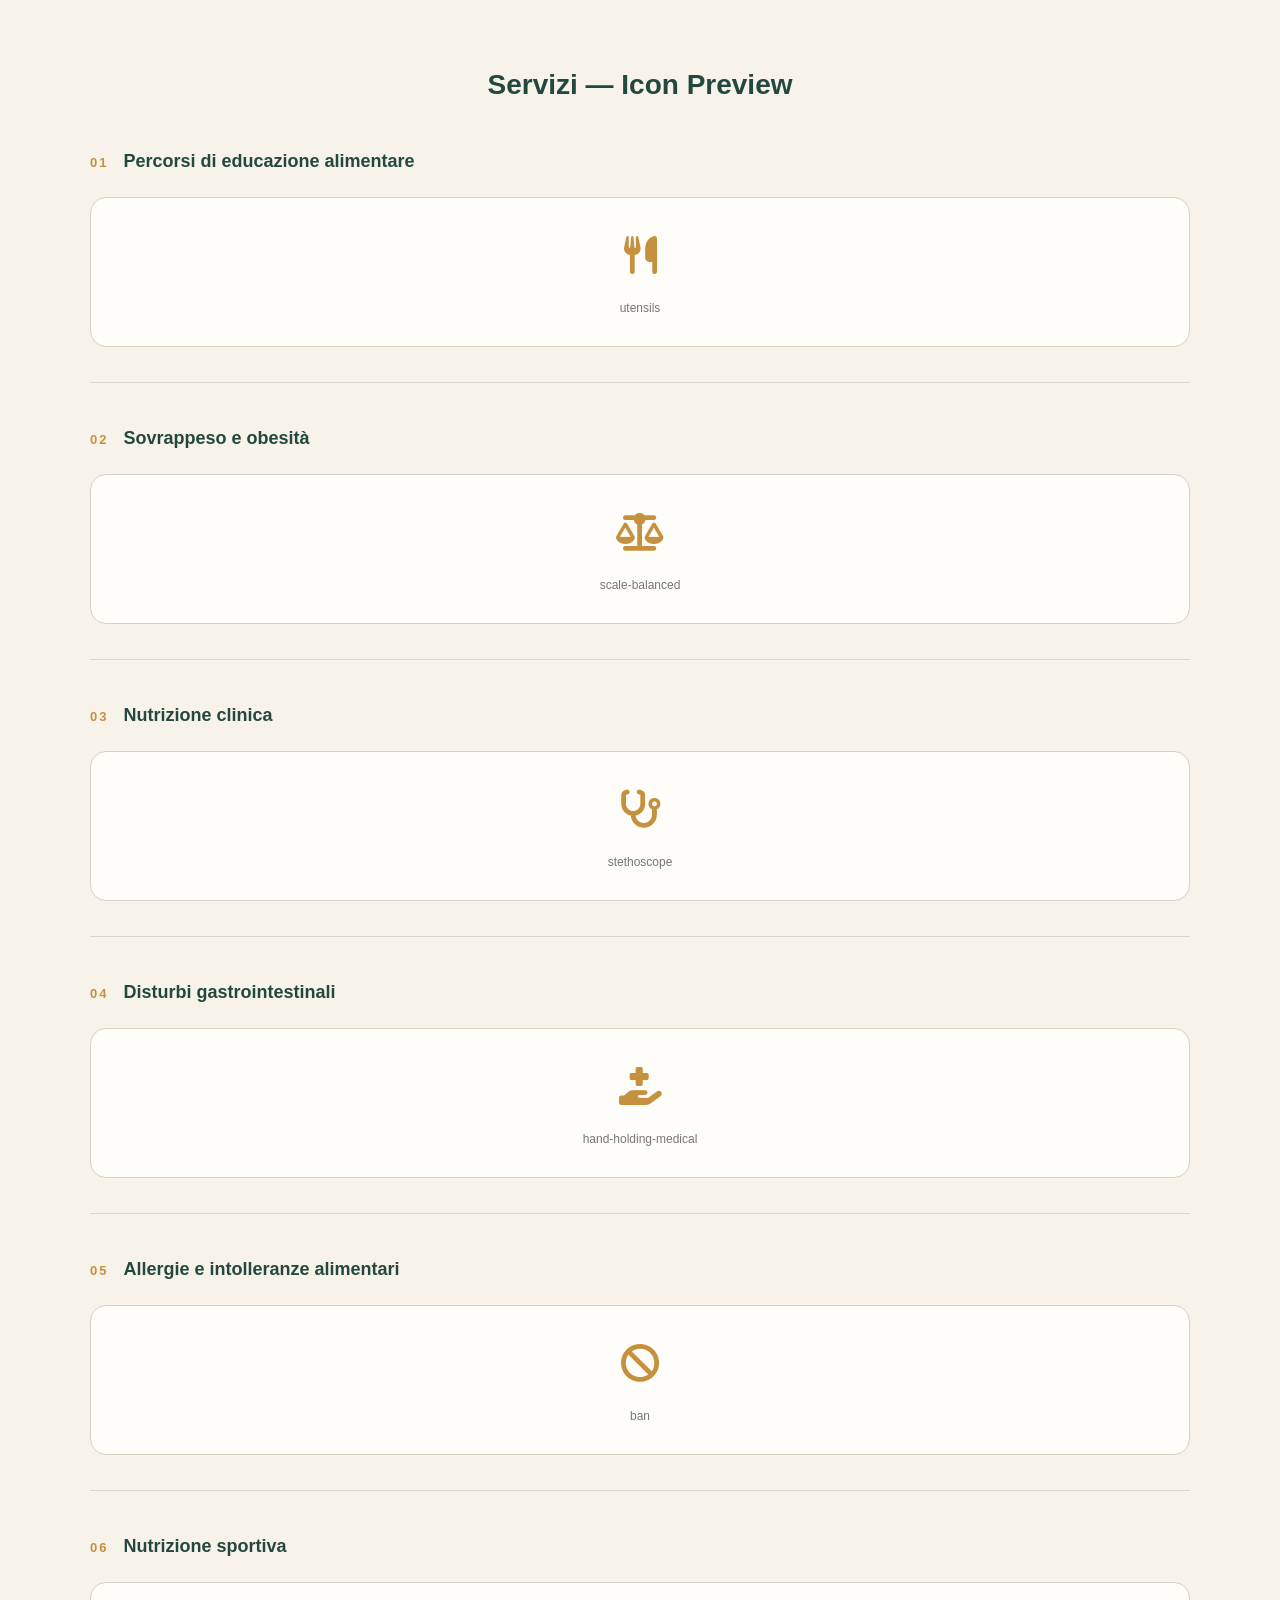
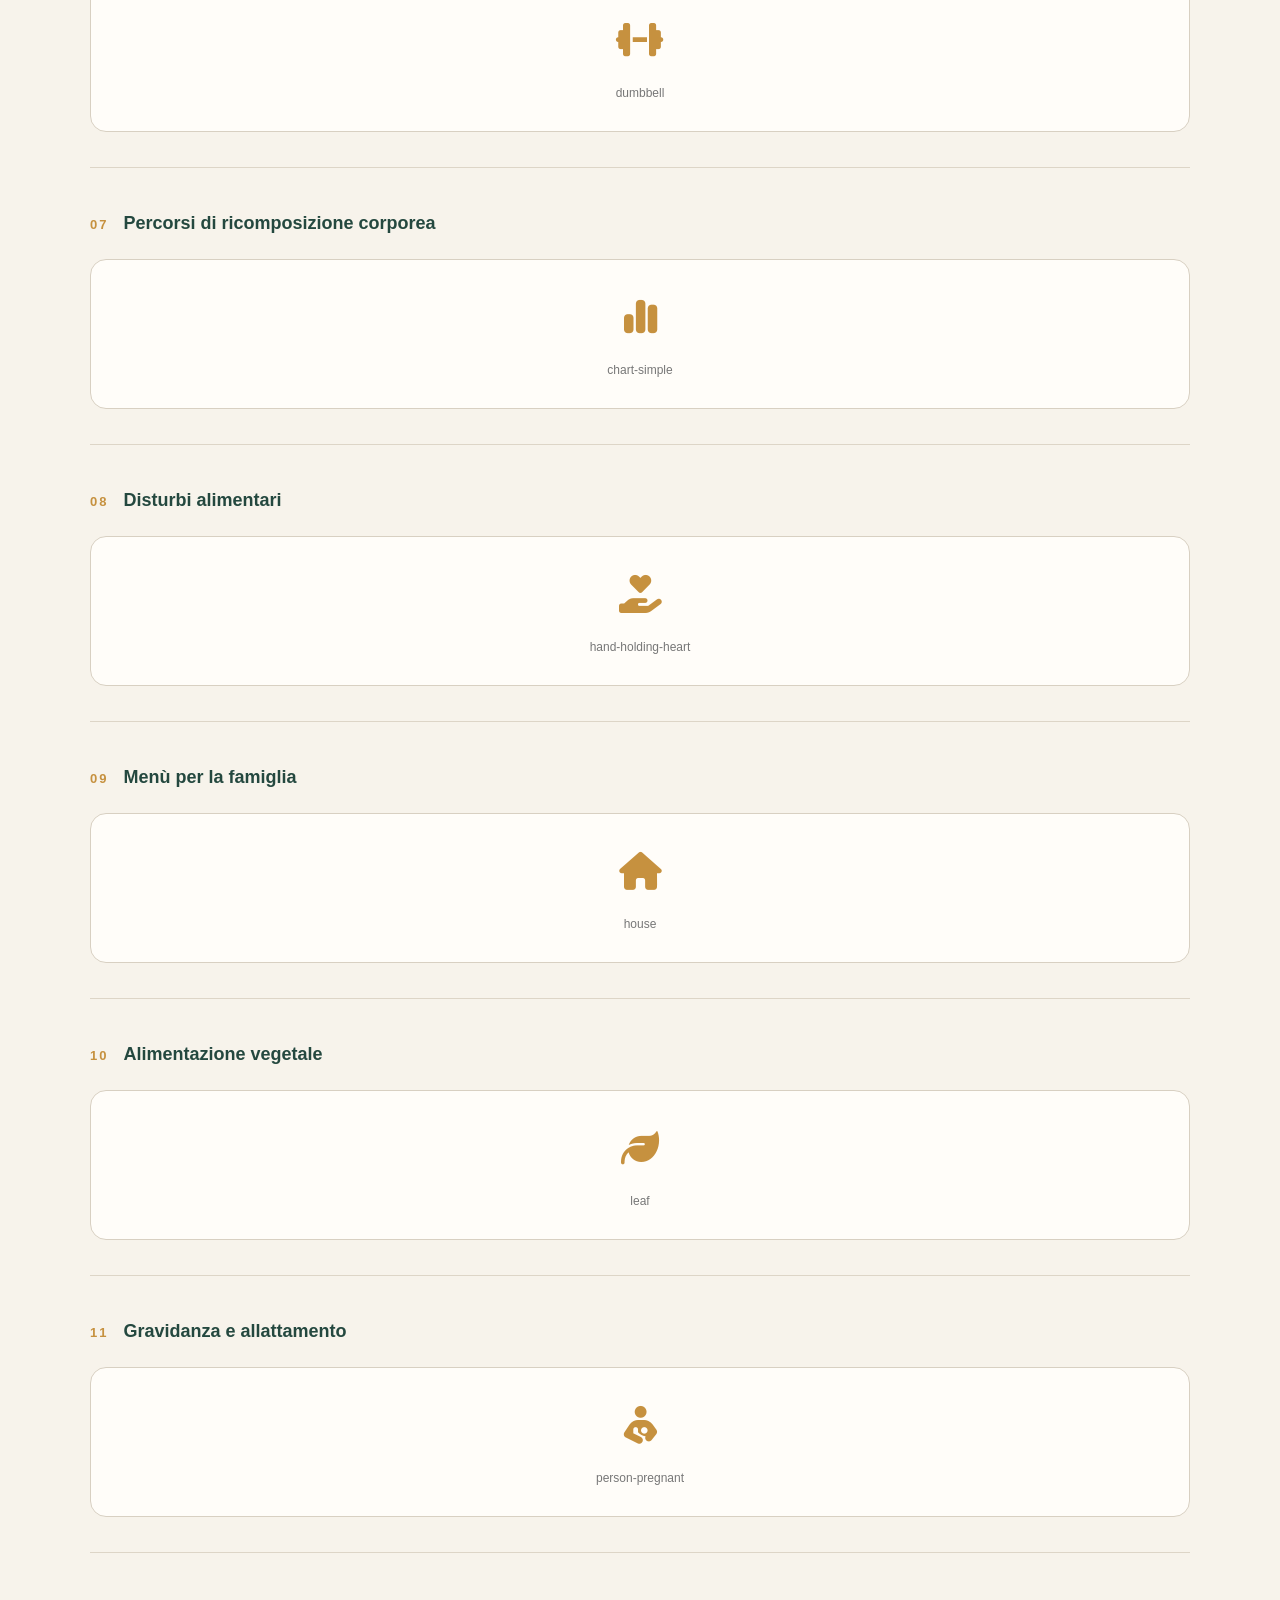
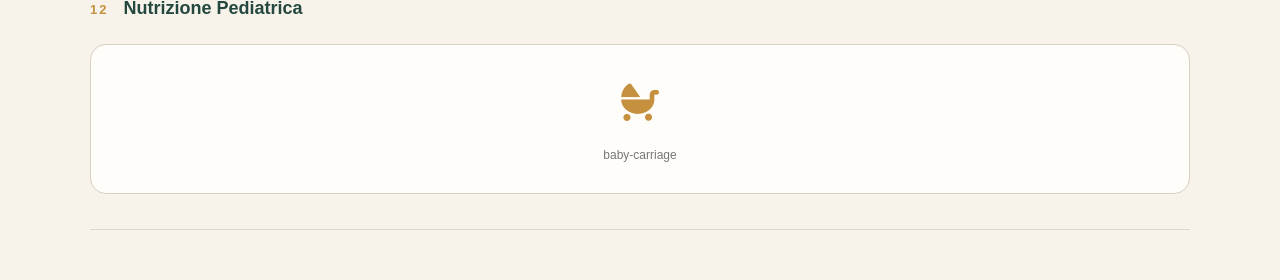
<file: symbol_test.html>
<!DOCTYPE html>
<html lang="it">
<head>
<meta charset="UTF-8">
<meta name="viewport" content="width=device-width, initial-scale=1.0">

<title>Icon Preview — Servizi</title>

<!-- Font Awesome -->
<link
rel="stylesheet"
href="https://cdnjs.cloudflare.com/ajax/libs/font-awesome/6.7.2/css/all.min.css"
>

<style>
* {
box-sizing: border-box;
}

body {
margin: 0;
padding: 50px 30px;
background: #f7f3eb;
color: #24483f;
font-family: Arial, sans-serif;
}

h1 {
text-align: center;
margin-bottom: 50px;
font-size: 28px;
}

.services {
max-width: 1100px;
margin: 0 auto;
display: grid;
gap: 45px;
}

.service {
padding-bottom: 35px;
border-bottom: 1px solid #ddd5c7;
}

.service-header {
display: flex;
align-items: baseline;
gap: 15px;
margin-bottom: 25px;
}

.number {
font-size: 13px;
letter-spacing: 2px;
color: #c6913f;
font-weight: 600;
}

.service-title {
font-size: 18px;
font-weight: 600;
}

.options {
display: grid;
}

.option {
min-height: 150px;
padding: 30px 20px;
border: 1px solid #d8d0c2;
border-radius: 16px;
background: #fffdf9;
text-align: center;
transition: 0.2s ease;
}

.option:hover {
border-color: #c6913f;
transform: translateY(-3px);
}

.icon {
height: 55px;
display: flex;
align-items: center;
justify-content: center;
margin-bottom: 18px;
}

.icon i {
color: #c6913f;
font-size: 38px;
}

.icon-name {
font-size: 12px;
color: #777;
margin-top: 8px;
}

@media (max-width: 700px) {
.options {
grid-template-columns: 1fr;
}
}
</style>
</head>

<body>

<h1>Servizi — Icon Preview</h1>

<div class="services">

<!-- 01 -->
<section class="service">
<div class="service-header">
<span class="number">01</span>
<span class="service-title">Percorsi di educazione alimentare</span>
</div>
<div class="options">
<div class="option">
<div class="icon">
<i class="fa-solid fa-utensils"></i>
</div>
<div class="icon-name">utensils</div>
</div>
</section>

<!-- 02 -->
<section class="service">
<div class="service-header">
<span class="number">02</span>
<span class="service-title">Sovrappeso e obesità</span>
</div>

<div class="options">
<div class="option">
<div class="icon">
<i class="fa-solid fa-scale-balanced"></i>
</div>
<div class="icon-name">scale-balanced</div>
</div>
</div>
</section>


<!-- 03 -->
<section class="service">
<div class="service-header">
<span class="number">03</span>
<span class="service-title">Nutrizione clinica</span>
</div>

<div class="options">
  <div class="option">
    <div class="icon">
      <i class="fa-solid fa-stethoscope"></i>
    </div>
    <div class="icon-name">stethoscope</div>
  </div>
</div>
</section>


<!-- 04 -->
<section class="service">
<div class="service-header">
<span class="number">04</span>
<span class="service-title">Disturbi gastrointestinali</span>
</div>

<div class="options">
<div class="option">
<div class="icon">
<i class="fa-solid fa-hand-holding-medical"></i>
</div>
<div class="icon-name">hand-holding-medical</div>
</div>
</div>
</section>


<!-- 05 -->
<section class="service">
<div class="service-header">
<span class="number">05</span>
<span class="service-title">Allergie e intolleranze alimentari</span>
</div>

<div class="options">
<div class="option">
<div class="icon">
<i class="fa-solid fa-ban"></i>
</div>
<div class="icon-name">ban</div>
</div>
</div>
</section>


<!-- 06 -->
<section class="service">
<div class="service-header">
<span class="number">06</span>
<span class="service-title">Nutrizione sportiva</span>
</div>

<div class="options">
<div class="option">
<div class="icon">
<i class="fa-solid fa-dumbbell"></i>
</div>
<div class="icon-name">dumbbell</div>
</div>
</div>
</section>


<!-- 07 -->
<section class="service">
<div class="service-header">
<span class="number">07</span>
<span class="service-title">Percorsi di ricomposizione corporea</span>
</div>

<div class="options">
<div class="option">
<div class="icon">
<i class="fa-solid fa-chart-simple"></i>
</div>
<div class="icon-name">chart-simple</div>
</div>
</div>
</section>


<!-- 08 -->
<section class="service">
<div class="service-header">
<span class="number">08</span>
<span class="service-title">Disturbi alimentari</span>
</div>

<div class="options">
<div class="option">
<div class="icon">
<i class="fa-solid fa-hand-holding-heart"></i>
</div>
<div class="icon-name">hand-holding-heart</div>
</div>
</div>
</section>


<!-- 09 -->
<section class="service">
<div class="service-header">
<span class="number">09</span>
<span class="service-title">Menù per la famiglia</span>
</div>

<div class="options">
<div class="option">
<div class="icon">
<i class="fa-solid fa-house"></i>
</div>
<div class="icon-name">house</div>
</div>
</div>
</section>


<!-- 10 -->
<section class="service">
<div class="service-header">
<span class="number">10</span>
<span class="service-title">Alimentazione vegetale</span>
</div>

<div class="options">
<div class="option">
<div class="icon">
<i class="fa-solid fa-leaf"></i>
</div>
<div class="icon-name">leaf</div>
</div>
</div>
</section>


<!-- 11 -->
<section class="service">
<div class="service-header">
<span class="number">11</span>
<span class="service-title">Gravidanza e allattamento</span>
</div>

<div class="options">
<div class="option">
<div class="icon">
<i class="fa-solid fa-person-breastfeeding"></i>
</div>
<div class="icon-name">person-pregnant</div>
</div>
</div>
</section>

<!-- 12 -->
<section class="service">
<div class="service-header">
<span class="number">12</span>
<span class="service-title">Nutrizione Pediatrica</span>
</div>

<div class="options">
<div class="option">
<div class="icon">
<i class="fa-solid fa-baby-carriage"></i>
</div>
<div class="icon-name">baby-carriage</div>
</div>
</div>
</section>

</div>

</body>
</html>
</file>
